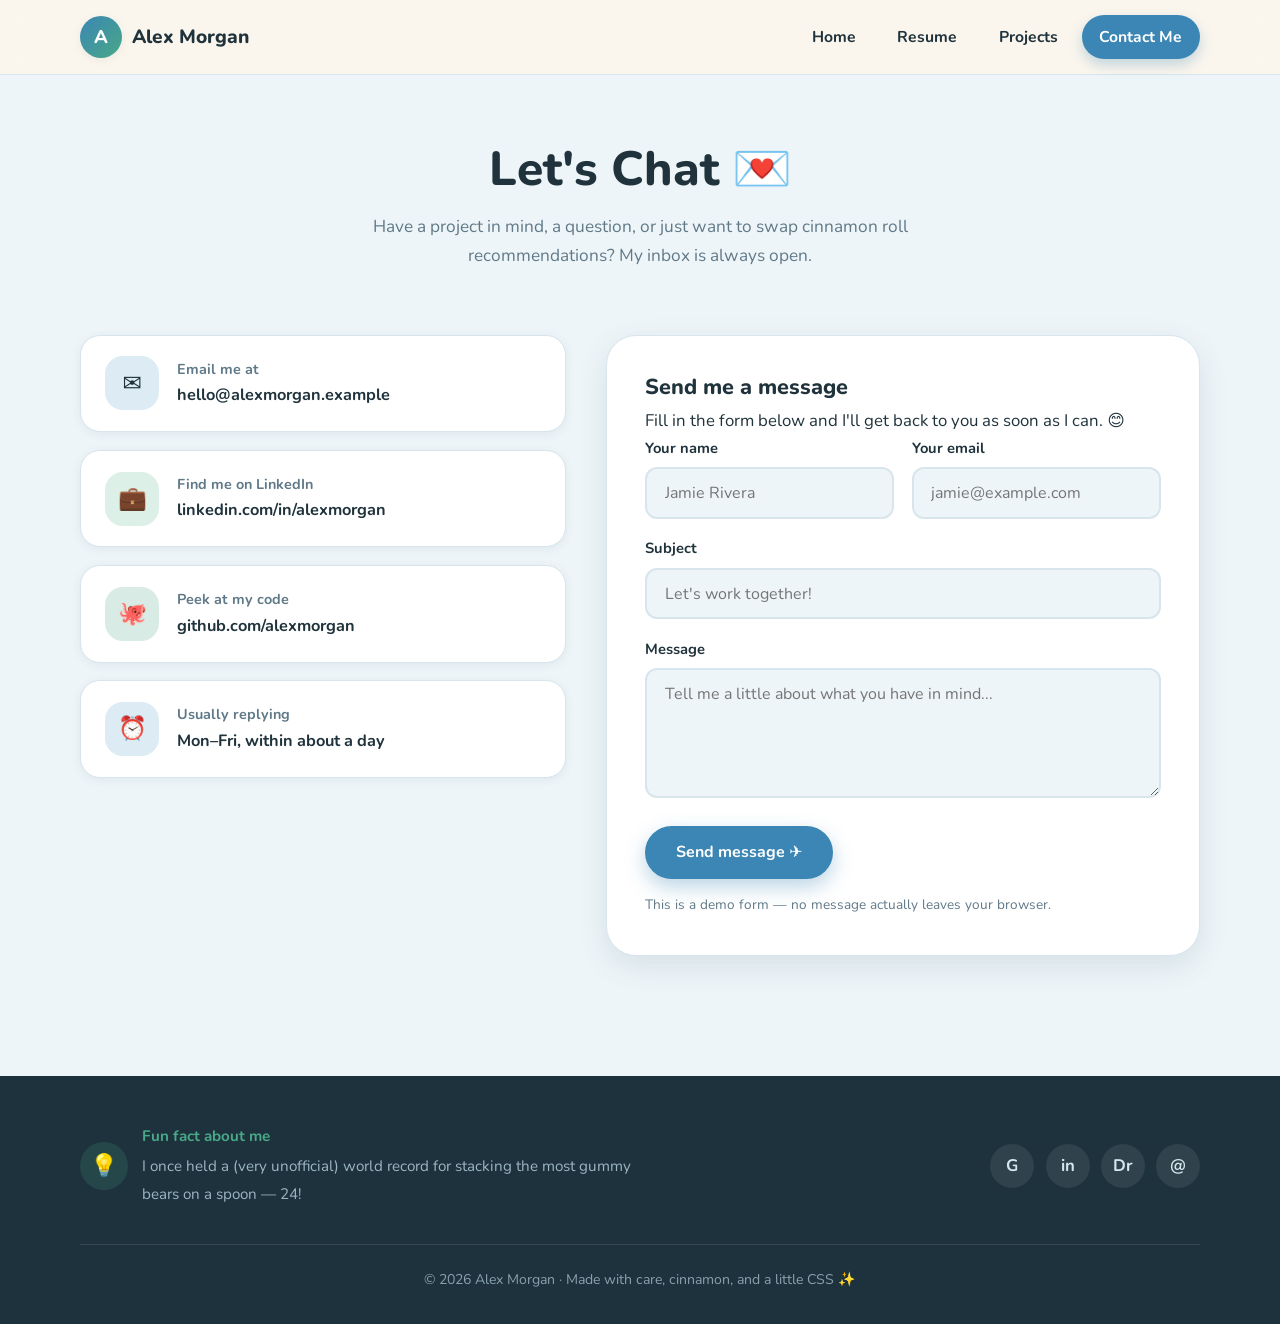
<file: contact.html>
<!DOCTYPE html>
<html lang="en">
<head>
  <meta charset="UTF-8" />
  <meta name="viewport" content="width=device-width, initial-scale=1.0" />
  <title>Contact Me — Alex Morgan</title>
  <meta name="description" content="Get in touch with Alex Morgan — email, social links, and a friendly contact form." />
  <link rel="preconnect" href="https://fonts.googleapis.com" />
  <link rel="preconnect" href="https://fonts.gstatic.com" crossorigin />
  <link href="https://fonts.googleapis.com/css2?family=Nunito:wght@400;600;700;800&display=swap" rel="stylesheet" />
  <link rel="stylesheet" href="style.css" />
  <link rel="icon" href="data:image/svg+xml,<svg xmlns='http://www.w3.org/2000/svg' viewBox='0 0 100 100'><text y='.9em' font-size='90'>🌊</text></svg>" />
</head>
<body>

  <!-- ============ Navbar ============ -->
  <header class="navbar">
    <div class="container navbar__inner">
      <a class="brand" href="index.html">
        <span class="brand__mark">A</span>
        Alex Morgan
      </a>
      <button class="nav-toggle" aria-label="Toggle navigation menu" aria-expanded="false" aria-controls="navLinks">
        <span></span>
      </button>
      <nav class="nav-links" id="navLinks">
        <a href="index.html">Home</a>
        <a href="resume.html">Resume</a>
        <a href="projects.html">Projects</a>
        <a href="contact.html" class="active">Contact Me</a>
      </nav>
    </div>
  </header>

  <main>
    <!-- ============ Page hero ============ -->
    <section class="page-hero">
      <div class="container reveal">
        <h1>Let's Chat 💌</h1>
        <p>
          Have a project in mind, a question, or just want to swap cinnamon roll recommendations?
          My inbox is always open.
        </p>
      </div>
    </section>

    <section class="section" style="padding-top: 1.5rem;">
      <div class="container contact-grid">

        <!-- ============ Contact info ============ -->
        <div class="contact-info">
          <div class="contact-item reveal">
            <div class="contact-item__icon">✉️</div>
            <div>
              <strong>Email me at</strong>
              <a href="mailto:hello@alexmorgan.example">hello@alexmorgan.example</a>
            </div>
          </div>

          <div class="contact-item reveal">
            <div class="contact-item__icon">💼</div>
            <div>
              <strong>Find me on LinkedIn</strong>
              <a href="https://www.linkedin.com/" target="_blank" rel="noopener">linkedin.com/in/alexmorgan</a>
            </div>
          </div>

          <div class="contact-item reveal">
            <div class="contact-item__icon">🐙</div>
            <div>
              <strong>Peek at my code</strong>
              <a href="https://github.com/" target="_blank" rel="noopener">github.com/alexmorgan</a>
            </div>
          </div>

          <div class="contact-item reveal">
            <div class="contact-item__icon">⏰</div>
            <div>
              <strong>Usually replying</strong>
              <span class="value">Mon–Fri, within about a day</span>
            </div>
          </div>
        </div>

        <!-- ============ Contact form ============ -->
        <div class="contact-form-card reveal">
          <form id="contactForm" novalidate>
            <h3>Send me a message</h3>
            <p>Fill in the form below and I'll get back to you as soon as I can. 😊</p>

            <div class="form-row">
              <div class="field">
                <label for="name">Your name</label>
                <input type="text" id="name" name="name" placeholder="Jamie Rivera" autocomplete="name" />
                <p class="error-msg">Please tell me your name.</p>
              </div>
              <div class="field">
                <label for="email">Your email</label>
                <input type="email" id="email" name="email" placeholder="jamie@example.com" autocomplete="email" />
                <p class="error-msg">Please enter a valid email address.</p>
              </div>
            </div>

            <div class="field">
              <label for="subject">Subject</label>
              <input type="text" id="subject" name="subject" placeholder="Let's work together!" />
              <p class="error-msg">A quick subject helps a lot.</p>
            </div>

            <div class="field">
              <label for="message">Message</label>
              <textarea id="message" name="message" placeholder="Tell me a little about what you have in mind..."></textarea>
              <p class="error-msg">Please write a short message (at least 10 characters).</p>
            </div>

            <button class="btn btn--primary" type="submit">Send message ✈️</button>
            <p class="form-note">This is a demo form — no message actually leaves your browser.</p>
          </form>

          <div class="form-success" id="formSuccess" role="status" aria-live="polite">
            <div class="check">✅</div>
            <h4>Message sent!</h4>
            <p>Thanks for reaching out — I'll reply soon. In the meantime, have a wonderful day! 🌞</p>
          </div>
        </div>

      </div>
    </section>
  </main>

  <!-- ============ Footer ============ -->
  <footer class="footer">
    <div class="container">
      <div class="footer__grid">
        <div class="footer__fact">
          <span class="icon">💡</span>
          <div>
            <strong>Fun fact about me</strong>
            <span>I once held a (very unofficial) world record for stacking the most gummy bears on a spoon — 24!</span>
          </div>
        </div>
        <div class="footer__social">
          <a href="https://github.com/" target="_blank" rel="noopener" aria-label="GitHub">G</a>
          <a href="https://www.linkedin.com/" target="_blank" rel="noopener" aria-label="LinkedIn">in</a>
          <a href="https://dribbble.com/" target="_blank" rel="noopener" aria-label="Dribbble">Dr</a>
          <a href="mailto:hello@alexmorgan.example" aria-label="Email">@</a>
        </div>
      </div>
      <p class="footer__bottom">© 2026 Alex Morgan · Made with care, cinnamon, and a little CSS ✨</p>
    </div>
  </footer>

  <script src="script.js"></script>
</body>
</html>
</file>
<file: style.css>
/* ============================================================
   Personal Website — Cool & Calm Theme
   Palette: ice blue, ocean blue, teal green, deep slate
   ============================================================ */

:root {
  --bg: #eef5f8;
  --bg-soft: #e0edf2;
  --surface: #ffffff;
  --primary: #3b86b4;
  --primary-dark: #2a6a90;
  --primary-tint: #dcebf4;
  --accent: #48a887;
  --accent-tint: #ddf0e8;
  --sage: #73a2a0;
  --text: #20333c;
  --text-muted: #607988;
  --border: #d8e5ec;
  --shadow-sm: 0 2px 10px rgba(33, 80, 105, 0.08);
  --shadow-md: 0 10px 30px rgba(33, 80, 105, 0.12);
  --shadow-lg: 0 18px 45px rgba(33, 80, 105, 0.18);
  --radius-sm: 12px;
  --radius-md: 20px;
  --radius-lg: 30px;
  --radius-pill: 999px;
  --max-width: 1120px;
  --nav-height: 74px;
}

/* ---------- Reset ---------- */
*,
*::before,
*::after {
  box-sizing: border-box;
  margin: 0;
  padding: 0;
}

html {
  scroll-behavior: smooth;
  scroll-padding-top: calc(var(--nav-height) + 16px);
}

body {
  font-family: "Nunito", "Segoe UI", system-ui, -apple-system, sans-serif;
  background-color: var(--bg);
  color: var(--text);
  line-height: 1.7;
  font-size: 1.05rem;
  -webkit-font-smoothing: antialiased;
  overflow-x: hidden;
}

img {
  max-width: 100%;
  display: block;
}

a {
  color: var(--primary-dark);
  text-decoration: none;
  transition: color 0.2s ease;
}

a:hover {
  color: var(--primary);
}

ul {
  list-style: none;
}

h1,
h2,
h3,
h4 {
  font-family: "Nunito", "Segoe UI", system-ui, sans-serif;
  font-weight: 800;
  line-height: 1.25;
  color: var(--text);
}

/* ---------- Layout helpers ---------- */
.container {
  width: min(100% - 2.5rem, var(--max-width));
  margin-inline: auto;
}

.section {
  padding: 5.5rem 0;
}

.section--alt {
  background: linear-gradient(180deg, var(--bg-soft), var(--bg));
}

.section-head {
  text-align: center;
  max-width: 620px;
  margin: 0 auto 3rem;
}

.section-head .eyebrow {
  display: inline-block;
  background: var(--primary-tint);
  color: var(--primary-dark);
  font-weight: 800;
  font-size: 0.82rem;
  letter-spacing: 0.08em;
  text-transform: uppercase;
  padding: 0.35rem 1rem;
  border-radius: var(--radius-pill);
  margin-bottom: 1rem;
}

.section-head h2 {
  font-size: clamp(1.7rem, 3.5vw, 2.4rem);
  margin-bottom: 0.75rem;
}

.section-head p {
  color: var(--text-muted);
}

/* ---------- Buttons ---------- */
.btn {
  display: inline-flex;
  align-items: center;
  gap: 0.5rem;
  font-family: inherit;
  font-weight: 700;
  font-size: 1rem;
  padding: 0.85rem 1.8rem;
  border-radius: var(--radius-pill);
  border: 2px solid transparent;
  cursor: pointer;
  transition: transform 0.2s ease, box-shadow 0.2s ease, background 0.2s ease;
}

.btn--primary {
  background: var(--primary);
  color: #fff;
  box-shadow: 0 8px 20px rgba(59, 134, 180, 0.35);
}

.btn--primary:hover {
  background: var(--primary-dark);
  color: #fff;
  transform: translateY(-2px);
  box-shadow: 0 12px 26px rgba(59, 134, 180, 0.42);
}

.btn--ghost {
  background: transparent;
  color: var(--primary-dark);
  border-color: var(--primary);
}

.btn--ghost:hover {
  background: var(--primary-tint);
  transform: translateY(-2px);
}

.btn--soft {
  background: var(--accent-tint);
  color: #9a6b1f;
}

.btn--soft:hover {
  background: var(--accent);
  color: #fff;
  transform: translateY(-2px);
}

/* ---------- Navbar ---------- */
.navbar {
  position: sticky;
  top: 0;
  z-index: 100;
  background: rgba(253, 246, 236, 0.85);
  backdrop-filter: blur(12px);
  -webkit-backdrop-filter: blur(12px);
  border-bottom: 1px solid var(--border);
}

.navbar__inner {
  height: var(--nav-height);
  display: flex;
  align-items: center;
  justify-content: space-between;
}

.brand {
  display: flex;
  align-items: center;
  gap: 0.65rem;
  font-weight: 800;
  font-size: 1.2rem;
  color: var(--text);
}

.brand__mark {
  width: 42px;
  height: 42px;
  border-radius: 50%;
  background: linear-gradient(135deg, var(--primary), var(--accent));
  display: grid;
  place-items: center;
  color: #fff;
  font-size: 1.15rem;
  font-weight: 800;
  box-shadow: var(--shadow-sm);
}

.brand:hover {
  color: var(--primary-dark);
}

.nav-links {
  display: flex;
  align-items: center;
  gap: 0.4rem;
}

.nav-links a {
  padding: 0.55rem 1.1rem;
  border-radius: var(--radius-pill);
  color: var(--text);
  font-weight: 700;
  font-size: 0.98rem;
}

.nav-links a:hover {
  background: var(--primary-tint);
  color: var(--primary-dark);
}

.nav-links a.active {
  background: var(--primary);
  color: #fff;
  box-shadow: 0 6px 14px rgba(59, 134, 180, 0.3);
}

.nav-toggle {
  display: none;
  background: none;
  border: none;
  cursor: pointer;
  width: 46px;
  height: 46px;
  border-radius: 14px;
  place-items: center;
}

.nav-toggle span {
  display: block;
  width: 24px;
  height: 3px;
  background: var(--text);
  border-radius: 3px;
  position: relative;
  transition: background 0.25s;
}

.nav-toggle span::before,
.nav-toggle span::after {
  content: "";
  position: absolute;
  left: 0;
  width: 24px;
  height: 3px;
  background: var(--text);
  border-radius: 3px;
  transition: transform 0.25s, top 0.25s;
}

.nav-toggle span::before {
  top: -8px;
}

.nav-toggle span::after {
  top: 8px;
}

.nav-toggle[aria-expanded="true"] span {
  background: transparent;
}

.nav-toggle[aria-expanded="true"] span::before {
  top: 0;
  transform: rotate(45deg);
}

.nav-toggle[aria-expanded="true"] span::after {
  top: 0;
  transform: rotate(-45deg);
}

/* ---------- Hero (homepage) ---------- */
.hero {
  padding: 4.5rem 0 5rem;
}

.hero__grid {
  display: grid;
  grid-template-columns: 1.25fr 0.9fr;
  align-items: center;
  gap: 3.5rem;
}

.hero__badge {
  display: inline-flex;
  align-items: center;
  gap: 0.5rem;
  background: var(--surface);
  border: 1px solid var(--border);
  padding: 0.45rem 1.1rem;
  border-radius: var(--radius-pill);
  font-size: 0.92rem;
  font-weight: 700;
  color: var(--text-muted);
  box-shadow: var(--shadow-sm);
  margin-bottom: 1.4rem;
}

.hero h1 {
  font-size: clamp(2.2rem, 5vw, 3.4rem);
  margin-bottom: 1.1rem;
}

.hero h1 .wave {
  display: inline-block;
  transform-origin: 70% 70%;
}

.hero h1 .highlight {
  color: var(--primary);
  position: relative;
  white-space: nowrap;
}

.hero h1 .highlight::after {
  content: "";
  position: absolute;
  left: 0;
  right: 0;
  bottom: 4px;
  height: 12px;
  background: var(--accent-tint);
  z-index: -1;
  border-radius: 6px;
}

.hero__intro {
  font-size: 1.12rem;
  color: var(--text-muted);
  max-width: 520px;
  margin-bottom: 2rem;
}

.hero__actions {
  display: flex;
  flex-wrap: wrap;
  gap: 0.9rem;
}

.hero__photo {
  position: relative;
  justify-self: center;
}

.hero__photo .blob {
  position: absolute;
  inset: -18px;
  background: linear-gradient(140deg, var(--primary-tint), var(--accent-tint));
  border-radius: 46% 54% 58% 42% / 48% 44% 56% 52%;
  animation: blob-morph 9s ease-in-out infinite;
}

.hero__photo img,
.hero__photo svg.avatar-fallback {
  position: relative;
  width: min(340px, 78vw);
  aspect-ratio: 1;
  border-radius: 50%;
  object-fit: cover;
  border: 7px solid var(--surface);
  box-shadow: var(--shadow-lg);
}

.hero__photo .chip {
  position: absolute;
  background: var(--surface);
  padding: 0.5rem 1rem;
  border-radius: var(--radius-pill);
  font-size: 0.88rem;
  font-weight: 700;
  box-shadow: var(--shadow-md);
  z-index: 2;
  display: flex;
  align-items: center;
  gap: 0.4rem;
}

.hero__photo .chip--1 {
  top: 8%;
  left: -8%;
  animation: floaty 4.5s ease-in-out infinite;
}

.hero__photo .chip--2 {
  bottom: 10%;
  right: -6%;
  animation: floaty 5.2s ease-in-out infinite 0.8s;
}

@keyframes blob-morph {
  0%, 100% { border-radius: 46% 54% 58% 42% / 48% 44% 56% 52%; }
  50% { border-radius: 58% 42% 44% 56% / 52% 58% 42% 48%; }
}

@keyframes floaty {
  0%, 100% { transform: translateY(0); }
  50% { transform: translateY(-10px); }
}

/* ---------- "Three things" cards ---------- */
.things-grid {
  display: grid;
  grid-template-columns: repeat(3, 1fr);
  gap: 1.6rem;
}

.thing-card {
  background: var(--surface);
  border: 1px solid var(--border);
  border-radius: var(--radius-md);
  padding: 2.2rem 1.8rem;
  text-align: center;
  box-shadow: var(--shadow-sm);
  transition: transform 0.25s ease, box-shadow 0.25s ease;
}

.thing-card:hover {
  transform: translateY(-6px);
  box-shadow: var(--shadow-md);
}

.thing-card__icon {
  width: 74px;
  height: 74px;
  margin: 0 auto 1.3rem;
  border-radius: 22px;
  display: grid;
  place-items: center;
  font-size: 2rem;
}

.thing-card:nth-child(1) .thing-card__icon { background: var(--primary-tint); }
.thing-card:nth-child(2) .thing-card__icon { background: var(--accent-tint); }
.thing-card:nth-child(3) .thing-card__icon { background: #d8ece5; }

.thing-card h3 {
  font-size: 1.2rem;
  margin-bottom: 0.6rem;
}

.thing-card p {
  color: var(--text-muted);
  font-size: 0.98rem;
}

/* ---------- Footer ---------- */
.footer {
  background: #1e323d;
  color: #d7e5ec;
  padding: 3rem 0 2rem;
  margin-top: 2rem;
}

.footer__grid {
  display: flex;
  flex-wrap: wrap;
  align-items: center;
  justify-content: space-between;
  gap: 1.5rem;
}

.footer__fact {
  display: flex;
  align-items: center;
  gap: 0.9rem;
  max-width: 560px;
}

.footer__fact .icon {
  flex-shrink: 0;
  width: 48px;
  height: 48px;
  border-radius: 50%;
  background: rgba(72, 168, 135, 0.18);
  display: grid;
  place-items: center;
  font-size: 1.4rem;
}

.footer__fact strong {
  display: block;
  color: var(--accent);
  font-size: 0.95rem;
  margin-bottom: 0.15rem;
}

.footer__fact span {
  font-size: 0.95rem;
  color: #9cb6c2;
}

.footer__social {
  display: flex;
  gap: 0.7rem;
}

.footer__social a {
  width: 44px;
  height: 44px;
  border-radius: 50%;
  background: rgba(255, 255, 255, 0.08);
  display: grid;
  place-items: center;
  color: #d7e5ec;
  font-size: 1.05rem;
  font-weight: 700;
  transition: background 0.2s, transform 0.2s;
}

.footer__social a:hover {
  background: var(--primary);
  color: #fff;
  transform: translateY(-3px);
}

.footer__bottom {
  text-align: center;
  margin-top: 2.2rem;
  padding-top: 1.4rem;
  border-top: 1px solid rgba(255, 255, 255, 0.1);
  font-size: 0.88rem;
  color: #88a1ad;
}

/* ---------- Page hero (sub-pages) ---------- */
.page-hero {
  padding: 4rem 0 2.5rem;
  text-align: center;
}

.page-hero h1 {
  font-size: clamp(2rem, 4.5vw, 3rem);
  margin-bottom: 0.8rem;
}

.page-hero p {
  color: var(--text-muted);
  max-width: 580px;
  margin: 0 auto;
  font-size: 1.08rem;
}

/* ---------- Resume page ---------- */
.resume-layout {
  display: grid;
  grid-template-columns: 1fr 2fr;
  gap: 2.5rem;
  align-items: start;
}

.resume-aside {
  display: flex;
  flex-direction: column;
  gap: 1.6rem;
  position: sticky;
  top: calc(var(--nav-height) + 24px);
}

.panel {
  background: var(--surface);
  border: 1px solid var(--border);
  border-radius: var(--radius-md);
  padding: 1.8rem;
  box-shadow: var(--shadow-sm);
}

.panel h3 {
  font-size: 1.1rem;
  margin-bottom: 1.1rem;
  display: flex;
  align-items: center;
  gap: 0.55rem;
}

.panel h3 .dot {
  width: 10px;
  height: 10px;
  border-radius: 50%;
  background: var(--primary);
}

.detail-list li {
  display: flex;
  gap: 0.75rem;
  padding: 0.55rem 0;
  font-size: 0.96rem;
  color: var(--text-muted);
  border-bottom: 1px dashed var(--border);
}

.detail-list li:last-child {
  border-bottom: none;
}

.detail-list .ic {
  flex-shrink: 0;
}

.detail-list strong {
  display: block;
  color: var(--text);
  font-weight: 700;
}

.skill-tags {
  display: flex;
  flex-wrap: wrap;
  gap: 0.55rem;
}

.skill-tags span {
  background: var(--primary-tint);
  color: var(--primary-dark);
  font-weight: 700;
  font-size: 0.85rem;
  padding: 0.35rem 0.9rem;
  border-radius: var(--radius-pill);
}

.skill-tags span.alt {
  background: var(--accent-tint);
  color: #9a6b1f;
}

.skill-bar {
  margin-bottom: 1rem;
}

.skill-bar__label {
  display: flex;
  justify-content: space-between;
  font-size: 0.9rem;
  font-weight: 700;
  margin-bottom: 0.35rem;
}

.skill-bar__track {
  height: 9px;
  background: var(--bg-soft);
  border-radius: var(--radius-pill);
  overflow: hidden;
}

.skill-bar__fill {
  height: 100%;
  width: 0;
  border-radius: var(--radius-pill);
  background: linear-gradient(90deg, var(--primary), var(--accent));
  transition: width 1s cubic-bezier(0.22, 1, 0.36, 1);
}

/* Timeline */
.timeline {
  position: relative;
  padding-left: 2rem;
}

.timeline::before {
  content: "";
  position: absolute;
  left: 7px;
  top: 6px;
  bottom: 6px;
  width: 3px;
  background: linear-gradient(var(--primary), var(--accent));
  border-radius: 3px;
}

.timeline__item {
  position: relative;
  margin-bottom: 2rem;
}

.timeline__item:last-child {
  margin-bottom: 0;
}

.timeline__item::before {
  content: "";
  position: absolute;
  left: -2rem;
  top: 7px;
  width: 17px;
  height: 17px;
  border-radius: 50%;
  background: var(--surface);
  border: 4px solid var(--primary);
  transform: translateX(0.5px);
}

.timeline__period {
  display: inline-block;
  font-size: 0.82rem;
  font-weight: 800;
  color: var(--primary-dark);
  background: var(--primary-tint);
  padding: 0.2rem 0.85rem;
  border-radius: var(--radius-pill);
  margin-bottom: 0.6rem;
}

.timeline__item h4 {
  font-size: 1.12rem;
  margin-bottom: 0.15rem;
}

.timeline__item .org {
  color: var(--text-muted);
  font-weight: 700;
  font-size: 0.95rem;
  margin-bottom: 0.55rem;
}

.timeline__item ul.bullets li {
  position: relative;
  padding-left: 1.2rem;
  color: var(--text-muted);
  font-size: 0.97rem;
  margin-bottom: 0.3rem;
}

.timeline__item ul.bullets li::before {
  content: "";
  position: absolute;
  left: 0;
  top: 0.62em;
  width: 7px;
  height: 7px;
  border-radius: 50%;
  background: var(--accent);
}

/* ---------- To-do app (Projects page) ---------- */
.todo-wrap {
  max-width: 660px;
}

.todo-card {
  background: var(--surface);
  border: 1px solid var(--border);
  border-radius: var(--radius-lg);
  padding: clamp(1.3rem, 4vw, 2.2rem);
  box-shadow: var(--shadow-md);
}

/* ---- Add form ---- */
.todo-form .field {
  margin-bottom: 0;
}

.todo-form__main {
  display: grid;
  grid-template-columns: 165px minmax(0, 1fr) auto;
  grid-template-areas:
    "task task task"
    "date pickers add";
  align-items: end;
  gap: 0.9rem;
}

.todo-field-task { grid-area: task; }
.todo-field-date { grid-area: date; }
.todo-field-pickers { grid-area: pickers; }
.todo-add-btn { grid-area: add; }

.todo-label {
  display: block;
  font-weight: 700;
  font-size: 0.88rem;
  color: var(--text-muted);
  margin-bottom: 0.4rem;
}

.todo-form input {
  width: 100%;
  font-family: inherit;
  font-size: 1rem;
  color: var(--text);
  background: var(--bg);
  border: 2px solid var(--border);
  border-radius: var(--radius-sm);
  padding: 0.78rem 1rem;
  transition: border-color 0.2s, box-shadow 0.2s;
}

.todo-form input:focus {
  outline: none;
  border-color: var(--primary);
  box-shadow: 0 0 0 4px var(--primary-tint);
}

/* ---- emoji picker ---- */
.todo-pickers {
  display: flex;
  align-items: center;
  gap: 0.55rem;
}

.emoji-picker {
  position: relative;
  flex-shrink: 0;
}

.emoji-picker__btn {
  width: 50px;
  height: 50px;
  font-family: inherit;
  font-size: 1.3rem;
  line-height: 1;
  background: var(--bg);
  border: 2px solid var(--border);
  border-radius: var(--radius-sm);
  cursor: pointer;
  display: grid;
  place-items: center;
  transition: border-color 0.2s, box-shadow 0.2s, transform 0.15s;
}

.emoji-picker__btn:hover {
  transform: scale(1.06);
}

.emoji-picker__btn:focus-visible {
  outline: none;
  border-color: var(--primary);
  box-shadow: 0 0 0 4px var(--primary-tint);
}

.emoji-picker__btn--empty {
  font-size: 1rem;
  font-weight: 800;
  color: var(--text-muted);
}

.emoji-picker__pop {
  position: absolute;
  top: calc(100% + 8px);
  left: 0;
  z-index: 40;
  display: none;
  grid-template-columns: repeat(6, 38px);
  gap: 2px;
  padding: 8px;
  background: var(--surface);
  border: 1px solid var(--border);
  border-radius: 14px;
  box-shadow: var(--shadow-md);
}

.emoji-picker__pop.open {
  display: grid;
  animation: todo-in 0.2s ease;
}

.emoji-option {
  width: 38px;
  height: 38px;
  font-family: inherit;
  font-size: 1.25rem;
  line-height: 1;
  background: transparent;
  border: none;
  border-radius: 10px;
  cursor: pointer;
  display: grid;
  place-items: center;
  transition: background 0.15s, transform 0.15s;
}

.emoji-option:hover {
  background: var(--primary-tint);
  transform: scale(1.12);
}

.emoji-option:focus-visible {
  outline: none;
  box-shadow: 0 0 0 3px var(--primary-tint);
}

.emoji-option.is-selected {
  background: var(--accent-tint);
  box-shadow: inset 0 0 0 2px var(--accent);
}

.emoji-option--none {
  font-size: 0.66rem;
  font-weight: 800;
  color: var(--text-muted);
}

/* ---- priority segmented control ---- */
.prio-picker {
  display: flex;
  align-items: center;
  gap: 2px;
  height: 50px;
  padding: 3px;
  background: var(--bg);
  border: 2px solid var(--border);
  border-radius: var(--radius-sm);
}

.prio-btn {
  height: 100%;
  padding: 0 0.7rem;
  font-family: inherit;
  font-size: 0.78rem;
  font-weight: 800;
  color: var(--text-muted);
  background: transparent;
  border: none;
  border-radius: 9px;
  cursor: pointer;
  transition: background 0.2s, color 0.2s;
}

.prio-btn:hover {
  color: var(--text);
}

.prio-btn:focus-visible {
  outline: none;
  box-shadow: 0 0 0 3px var(--primary-tint);
}

.prio-btn--low.is-selected {
  background: var(--sage);
  color: #fff;
}

.prio-btn--medium.is-selected {
  background: var(--primary);
  color: #fff;
}

.prio-btn--high.is-selected {
  background: #e07856;
  color: #fff;
}

.todo-add-btn {
  height: 48px;
  padding-inline: 1.7rem;
  white-space: nowrap;
}

.todo-error {
  display: none;
  color: #c0392b;
  font-size: 0.87rem;
  font-weight: 700;
  margin-top: 0.7rem;
}

.todo-error.show {
  display: block;
}

/* ---- Summary ---- */
.todo-summary {
  display: flex;
  justify-content: space-between;
  align-items: center;
  margin: 1.4rem 0 1rem;
  padding-bottom: 0.9rem;
  border-bottom: 1px solid var(--border);
  font-size: 0.9rem;
  font-weight: 700;
  color: var(--text-muted);
}

/* ---- Task list ---- */
.todo-list {
  display: flex;
  flex-direction: column;
  gap: 0.7rem;
}

.todo-item {
  display: flex;
  align-items: center;
  gap: 0.85rem;
  background: var(--bg);
  border: 1px solid var(--border);
  border-radius: var(--radius-sm);
  padding: 0.75rem 0.8rem 0.75rem 1rem;
  animation: todo-in 0.3s ease;
}

.todo-item--removing {
  animation: todo-out 0.28s ease forwards;
}

@keyframes todo-in {
  from { opacity: 0; transform: translateY(-8px); }
  to { opacity: 1; transform: translateY(0); }
}

@keyframes todo-out {
  from { opacity: 1; transform: translateX(0); }
  to { opacity: 0; transform: translateX(28px); }
}

/* custom checkbox */
.todo-check {
  position: relative;
  flex-shrink: 0;
  display: grid;
  place-items: center;
  padding: 10px;
  cursor: pointer;
}

.todo-check__input {
  position: absolute;
  inset: 0;
  z-index: 2;
  width: 100%;
  height: 100%;
  opacity: 0;
  cursor: pointer;
}

.todo-check__box {
  width: 26px;
  height: 26px;
  border-radius: 9px;
  border: 2.5px solid var(--primary);
  background: var(--surface);
  display: grid;
  place-items: center;
  transition: background 0.2s, border-color 0.2s, transform 0.15s;
}

.todo-check__box::after {
  content: "";
  width: 7px;
  height: 12px;
  border: solid #fff;
  border-width: 0 2.5px 2.5px 0;
  transform: rotate(45deg) scale(0.6);
  margin-top: -2px;
  opacity: 0;
  transition: opacity 0.15s, transform 0.15s;
}

.todo-check:hover .todo-check__box {
  transform: scale(1.08);
}

.todo-check__input:checked + .todo-check__box {
  background: var(--accent);
  border-color: var(--accent);
}

.todo-check__input:checked + .todo-check__box::after {
  opacity: 1;
  transform: rotate(45deg) scale(1);
}

.todo-check__input:focus-visible + .todo-check__box {
  box-shadow: 0 0 0 4px var(--primary-tint);
}

/* task text + date */
.todo-content {
  flex: 1;
  min-width: 0;
}

.todo-text {
  display: block;
  font-weight: 700;
  font-size: 1rem;
  line-height: 1.4;
  word-break: break-word;
  transition: color 0.2s;
}

.todo-date {
  display: inline-flex;
  align-items: center;
  gap: 0.3rem;
  font-size: 0.8rem;
  font-weight: 700;
  color: var(--text-muted);
}

/* date + priority meta row */
.todo-meta {
  display: flex;
  align-items: center;
  flex-wrap: wrap;
  gap: 0.3rem 0.55rem;
  margin-top: 0.15rem;
}

.todo-prio {
  display: inline-flex;
  align-items: center;
  gap: 0.25rem;
  font-size: 0.72rem;
  font-weight: 800;
  line-height: 1.5;
  padding: 0.1rem 0.55rem;
  border-radius: var(--radius-pill);
}

.todo-prio--low {
  background: var(--accent-tint);
  color: #2e7d64;
}

.todo-prio--medium {
  background: var(--primary-tint);
  color: var(--primary-dark);
}

.todo-prio--high {
  background: #fbe3da;
  color: #b5502f;
}

.todo-emoji {
  margin-right: 0.35rem;
}

.todo-item--done .todo-text {
  text-decoration: line-through;
  text-decoration-thickness: 2px;
  color: var(--text-muted);
}

.todo-item--done .todo-date {
  opacity: 0.65;
}

/* delete button */
.todo-delete {
  flex-shrink: 0;
  width: 38px;
  height: 38px;
  border-radius: 12px;
  border: none;
  background: transparent;
  color: var(--text-muted);
  font-size: 1.3rem;
  font-weight: 800;
  line-height: 1;
  cursor: pointer;
  display: grid;
  place-items: center;
  transition: background 0.2s, color 0.2s, transform 0.15s;
}

.todo-delete:hover {
  background: #f7dede;
  color: #c0392b;
  transform: scale(1.05);
}

/* ---- Empty state ---- */
.todo-empty {
  text-align: center;
  padding: 2.4rem 1rem 1.8rem;
}

.todo-empty.is-hidden {
  display: none;
}

.todo-empty__icon {
  font-size: 2.6rem;
  margin-bottom: 0.6rem;
}

.todo-empty p {
  font-weight: 800;
  font-size: 1.08rem;
}

.todo-empty span {
  color: var(--text-muted);
  font-size: 0.92rem;
}

/* ---- To-do app on phones ---- */
@media (max-width: 560px) {
  .todo-form__main {
    grid-template-columns: 1fr;
    grid-template-areas:
      "task"
      "date"
      "pickers"
      "add";
    gap: 0.8rem;
  }

  .todo-pickers {
    width: 100%;
  }

  .prio-picker {
    flex: 1;
  }

  .prio-btn {
    flex: 1;
    padding: 0 0.4rem;
  }

  .emoji-picker__pop {
    grid-template-columns: repeat(6, 34px);
  }

  .emoji-option {
    width: 34px;
    height: 34px;
  }

  .todo-add-btn {
    width: 100%;
    justify-content: center;
  }

  .todo-item {
    padding: 0.7rem 0.6rem 0.7rem 0.85rem;
    gap: 0.65rem;
  }

  .todo-delete {
    width: 42px;
    height: 42px;
  }
}

/* ---------- Contact page ---------- */
.contact-grid {
  display: grid;
  grid-template-columns: 0.9fr 1.1fr;
  gap: 2.5rem;
  align-items: start;
}

.contact-info {
  display: flex;
  flex-direction: column;
  gap: 1.1rem;
}

.contact-item {
  display: flex;
  align-items: center;
  gap: 1.1rem;
  background: var(--surface);
  border: 1px solid var(--border);
  border-radius: var(--radius-md);
  padding: 1.3rem 1.5rem;
  box-shadow: var(--shadow-sm);
  transition: transform 0.2s ease, box-shadow 0.2s ease;
}

.contact-item:hover {
  transform: translateX(5px);
  box-shadow: var(--shadow-md);
}

.contact-item__icon {
  flex-shrink: 0;
  width: 54px;
  height: 54px;
  border-radius: 18px;
  display: grid;
  place-items: center;
  font-size: 1.45rem;
  background: var(--primary-tint);
}

.contact-item:nth-child(2) .contact-item__icon { background: var(--accent-tint); }
.contact-item:nth-child(3) .contact-item__icon { background: #d8ece5; }

.contact-item strong {
  display: block;
  font-size: 0.9rem;
  color: var(--text-muted);
}

.contact-item a,
.contact-item span.value {
  font-weight: 700;
  color: var(--text);
  font-size: 1.02rem;
}

.contact-item a:hover {
  color: var(--primary-dark);
}

.contact-form-card {
  background: var(--surface);
  border: 1px solid var(--border);
  border-radius: var(--radius-lg);
  padding: 2.4rem;
  box-shadow: var(--shadow-md);
}

.contact-form-card h3 {
  font-size: 1.35rem;
  margin-bottom: 0.4rem;
}

.contact-form-card > p {
  color: var(--text-muted);
  font-size: 0.97rem;
  margin-bottom: 1.6rem;
}

.form-row {
  display: grid;
  grid-template-columns: 1fr 1fr;
  gap: 1.1rem;
}

.field {
  margin-bottom: 1.1rem;
}

.field label {
  display: block;
  font-weight: 700;
  font-size: 0.92rem;
  margin-bottom: 0.4rem;
}

.field input,
.field textarea {
  width: 100%;
  font-family: inherit;
  font-size: 1rem;
  color: var(--text);
  background: var(--bg);
  border: 2px solid var(--border);
  border-radius: var(--radius-sm);
  padding: 0.8rem 1.1rem;
  transition: border-color 0.2s, box-shadow 0.2s;
}

.field textarea {
  resize: vertical;
  min-height: 130px;
}

.field input:focus,
.field textarea:focus {
  outline: none;
  border-color: var(--primary);
  box-shadow: 0 0 0 4px var(--primary-tint);
}

.field input.invalid,
.field textarea.invalid {
  border-color: #d9534f;
  box-shadow: 0 0 0 4px rgba(217, 83, 79, 0.12);
}

.field .error-msg {
  display: none;
  color: #c0392b;
  font-size: 0.83rem;
  font-weight: 700;
  margin-top: 0.3rem;
}

.field.has-error .error-msg {
  display: block;
}

.form-note {
  font-size: 0.85rem;
  color: var(--text-muted);
  margin-top: 0.9rem;
}

.form-success {
  display: none;
  text-align: center;
  padding: 2.5rem 1rem;
}

.form-success.show {
  display: block;
  animation: pop-in 0.4s ease;
}

.form-success .check {
  width: 84px;
  height: 84px;
  margin: 0 auto 1.2rem;
  border-radius: 50%;
  background: #e4efe0;
  display: grid;
  place-items: center;
  font-size: 2.4rem;
}

.form-success h4 {
  font-size: 1.4rem;
  margin-bottom: 0.5rem;
}

.form-success p {
  color: var(--text-muted);
}

@keyframes pop-in {
  from { opacity: 0; transform: scale(0.9); }
  to { opacity: 1; transform: scale(1); }
}

/* ---------- Scroll reveal ---------- */
.reveal {
  opacity: 0;
  transform: translateY(26px);
  transition: opacity 0.6s ease, transform 0.6s ease;
}

.reveal.in-view {
  opacity: 1;
  transform: none;
}

@media (prefers-reduced-motion: reduce) {
  html { scroll-behavior: auto; }
  .reveal { opacity: 1; transform: none; transition: none; }
  .hero__photo .blob,
  .hero__photo .chip,
  .hero h1 .wave { animation: none !important; }
}

/* ---------- Responsive: tablet ---------- */
@media (max-width: 960px) {
  .hero__grid {
    grid-template-columns: 1fr;
    text-align: center;
    gap: 3rem;
  }

  .hero__intro {
    margin-inline: auto;
  }

  .hero__actions {
    justify-content: center;
  }

  .hero__photo {
    order: -1;
  }

  .things-grid {
    grid-template-columns: repeat(2, 1fr);
  }

  .resume-layout {
    grid-template-columns: 1fr;
  }

  .resume-aside {
    position: static;
    display: grid;
    grid-template-columns: repeat(2, 1fr);
  }

  .contact-grid {
    grid-template-columns: 1fr;
  }
}

/* ---------- Responsive: phone ---------- */
@media (max-width: 680px) {
  .section {
    padding: 4rem 0;
  }

  .nav-toggle {
    display: grid;
  }

  .nav-links {
    position: absolute;
    top: var(--nav-height);
    left: 0;
    right: 0;
    flex-direction: column;
    align-items: stretch;
    gap: 0.3rem;
    background: var(--surface);
    border-bottom: 1px solid var(--border);
    padding: 1rem 1.25rem 1.4rem;
    box-shadow: var(--shadow-md);
    transform: translateY(-12px);
    opacity: 0;
    visibility: hidden;
    transition: transform 0.25s ease, opacity 0.25s ease, visibility 0.25s;
  }

  .nav-links.open {
    transform: translateY(0);
    opacity: 1;
    visibility: visible;
  }

  .nav-links a {
    padding: 0.8rem 1.2rem;
  }

  .things-grid {
    grid-template-columns: 1fr;
  }

  .resume-aside {
    grid-template-columns: 1fr;
  }

  .form-row {
    grid-template-columns: 1fr;
    gap: 0;
  }

  .contact-form-card {
    padding: 1.7rem 1.4rem;
  }

  .footer__grid {
    flex-direction: column;
    align-items: flex-start;
  }

  .hero__photo .chip--1 {
    left: -2%;
  }

  .hero__photo .chip--2 {
    right: -2%;
  }
}
</file>
